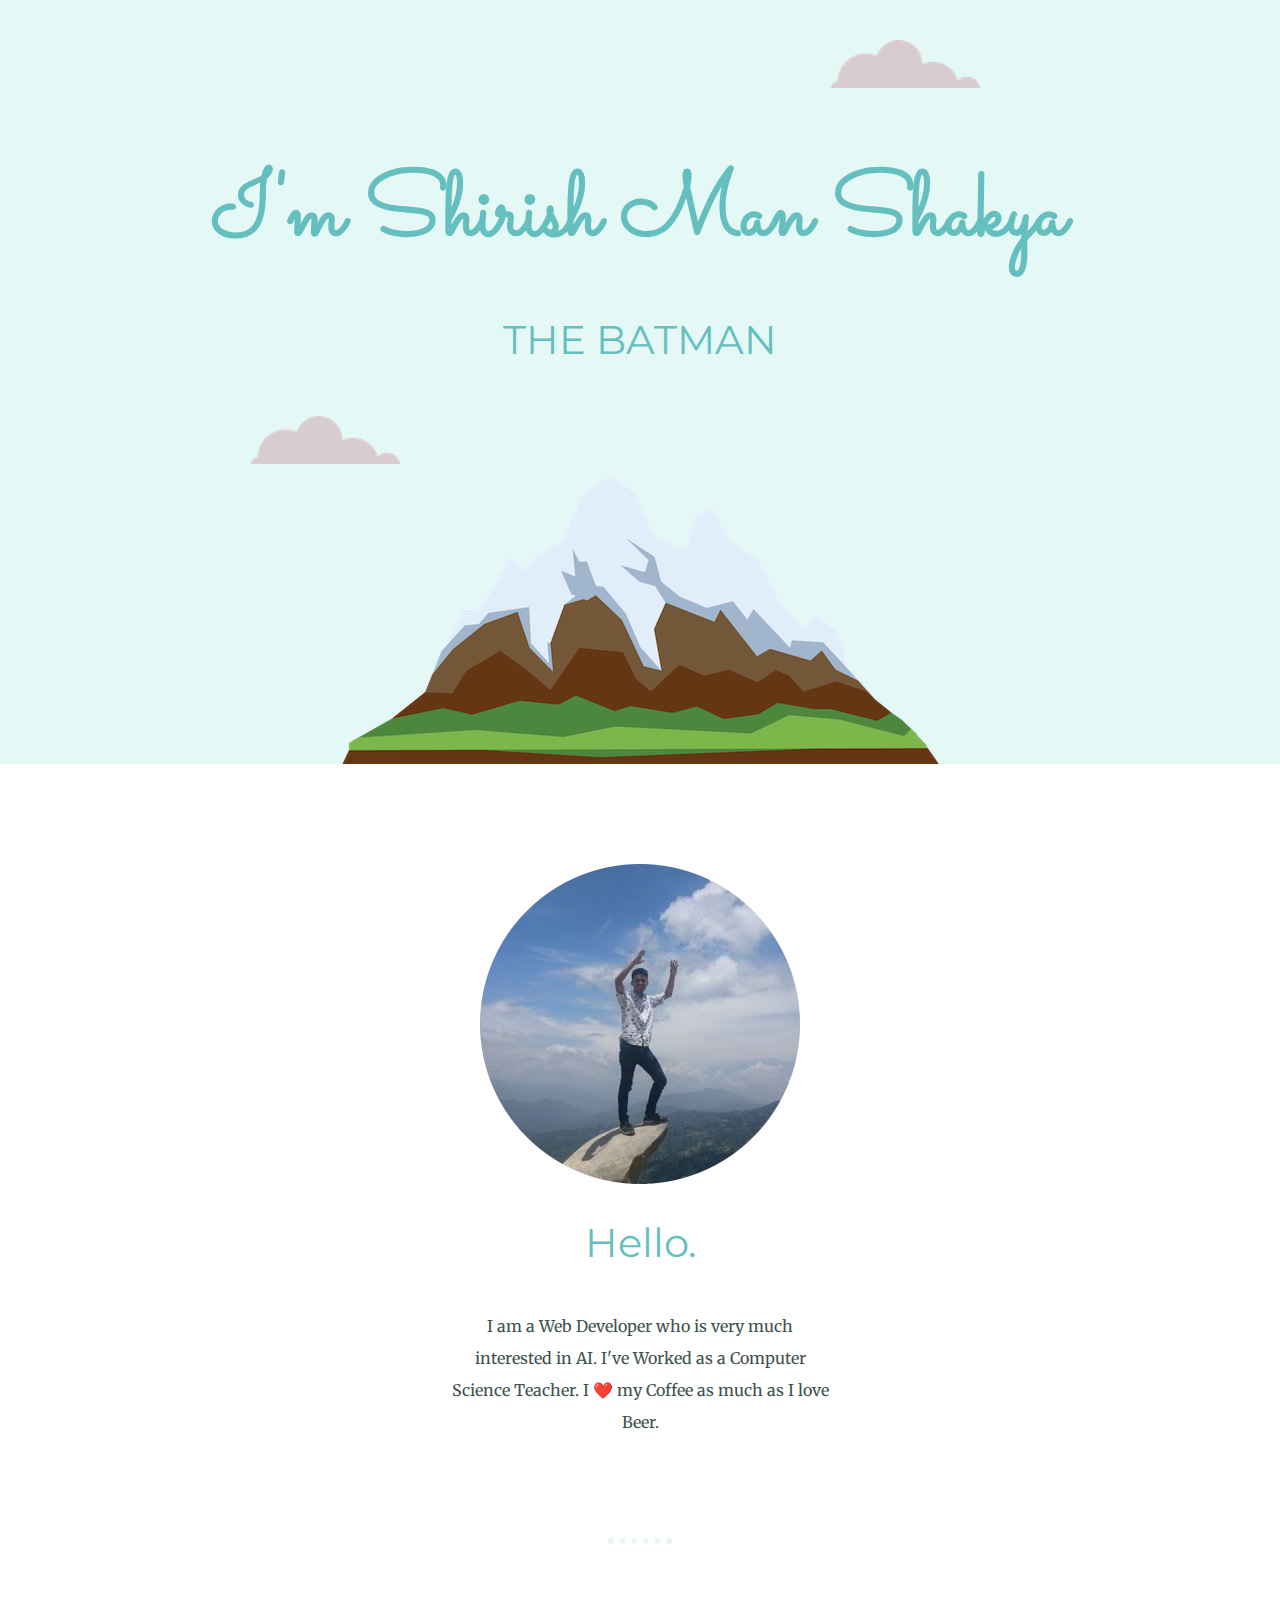
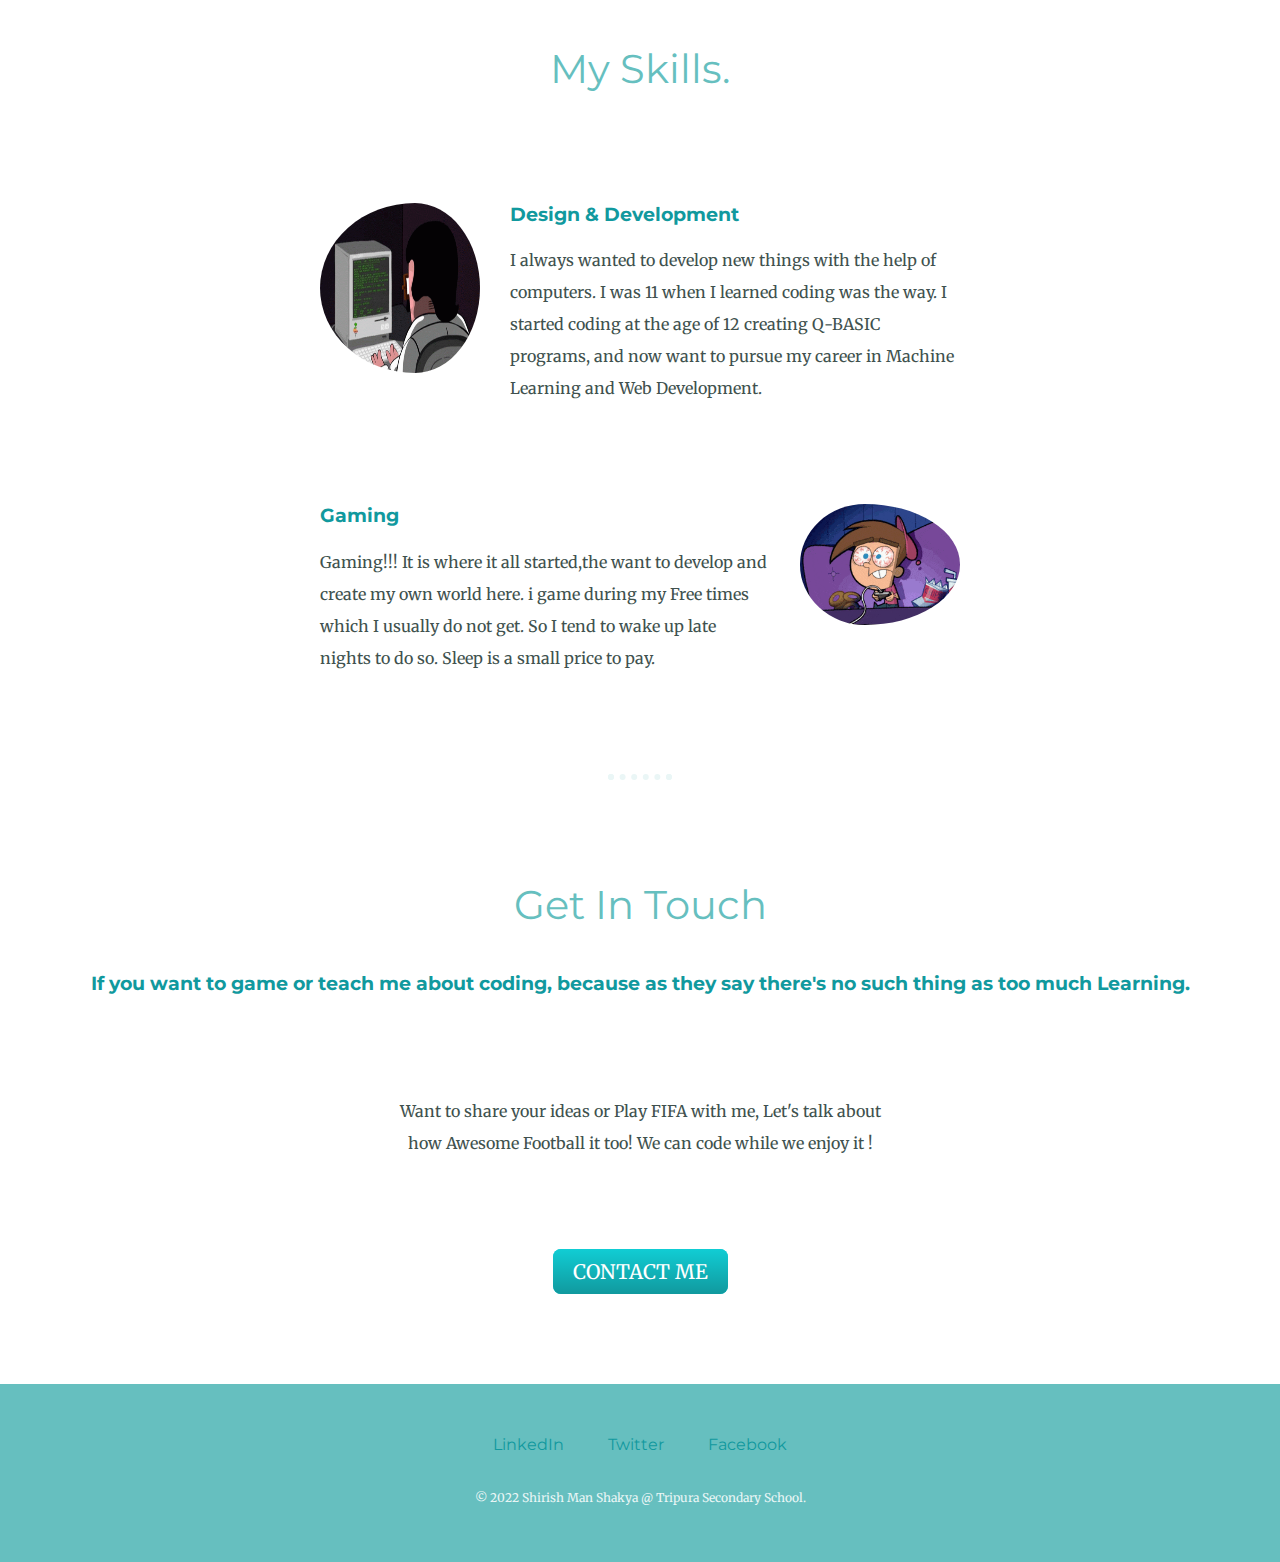
<file: CSS-Mysite/index.html>
<html>
    <head>
        <link rel="stylesheet" href="css/styles.css">
        <link rel="icon" href="favicon.ico">
        <link rel="preconnect" href="https://fonts.googleapis.com">
        <link rel="preconnect" href="https://fonts.gstatic.com" crossorigin>
        <link href="https://fonts.googleapis.com/css2?family=Merriweather&family=Montserrat&family=Sacramento&display=swap" rel="stylesheet">

        <title>Shirish Man Shakya</title>
    </head>
    <body>
        <div class="top-container">
            <img class="top-cloud" src="images/cloud .png" alt="cloud">
            <h1>I'm Shirish Man Shakya</h1>
            <h2>THE BATMAN</h2>
            <img class="bottom-cloud"src="images/cloud .png" alt="cloud">
            <img src="images/mountain.png" alt="mountain">
        </div>
        <div class="middle-container">
            <div class="profile">
              <img src="images/Shirish-modified.png" alt="angela-profile-img">
              <h2>Hello.</h2>
              <p class="intro">I am a Web Developer who is very much interested in AI. I've Worked as a Computer Science Teacher.  I ❤️ my Coffee as much as I love Beer.</p>
            </div>
            <hr>
            <div class="skills">
              <h2>My Skills.</h2>
              <div class="skill-row">
                <img class="computer-img" src="images/coding.gif" alt="computer-img">
        
                <h3>Design &amp; Development</h3>
                <p class="des">I always wanted to develop new things with the help of computers. I was 11 when I learned coding was the way. I started coding at the age of 12 creating Q-BASIC programs, and now want to pursue my career in Machine Learning and Web Development.</p>
        
              </div>
              <div class="skill-row">
                <img class="gaming-img" src="images/gaming.gif" alt="gaming-img">
        
                <h3>Gaming</h3>
                <p class="gam"> Gaming!!! It is where it all started,the want to develop and create my own world here. i game during my Free times which I usually do not get. So I tend to wake up late nights to do so. Sleep is a small price to pay. </p>
        
              </div>
            </div>
            <hr>
            <div class="contact-me">
              <h2>Get In Touch</h2>
              <h3>If you want to game or teach me about coding, because as they say there's no such thing as too much Learning.</h3>
              <p class="contact-message">Want to share your ideas or Play FIFA with me, Let's talk about how Awesome Football it too! We can code while we enjoy it !</p>
              <a class="btn" href="mailto:ilove@hotwings.com">CONTACT ME</a>
            </div>
          </div>
        
        
          <div class="bottom-container">
            <a class="footer-link" href="https://www.linkedin.com/in/shirish-man-shakya-9ab1541b3/">LinkedIn</a>
            <a class="footer-link" href="https://twitter.com/man_shirish">Twitter</a>
            <a class="footer-link" href="https://www.facebook.com/shirish.shakya.7/">Facebook</a>
            <p class="copyright">© 2022 Shirish Man Shakya @ Tripura Secondary School.</p>
          </div>

    </body>
</html>
</file>
<file: CSS-Mysite/css/styles.css>
body{
    margin: 0px;
    text-align: center;
    font-family: 'Merriweather', serif;
    color: 40514e;
}
p{
    line-height: 2;
}

hr{
    border: dotted #eaf6f6 6px;
    border-bottom: none;
    width: 4%;
    margin: 100px auto;

}
.intro{

    width:30%;
    margin: 0 auto;
}
h1{
    color: 66bfbf;
    margin: 50px auto 0px auto;
    font-family: 'Sacramento', cursive;
    font-size: 5.626rem;
}
h2{
    color:66bfbf;
    font-family: 'Montserrat', sans-serif;
    font-size: 2.5rem;
    font-weight: normal;
    padding-bottom: 10px;
}
h3{
    color: 11999e;
    font-family: 'Montserrat', sans-serif;
}
a{
    color: 11999e;
    font-family: 'Montserrat', sans-serif;
    margin:10px 20px;
    text-decoration: none;
}
a:hover{
    color:#eaf6f6;

}
.copyright{
    color:#eaf6f6;
    font-size: 0.75rem;
    padding: 20px 0;
}
.top-container{
   background-color: #e4f9f5; 
   position: relative;
   padding-top: 100px;

}
.middle-container{
    margin: 100px 0;
}
.bottom-container{
    background-color: 66bfbf;
    padding: 50px 0 20px;
}
.hello{
    background-color: aquamarine;
    height: 200px;
    width: 200px;
    position:relative;
    display: inline-block;
    
}
.top-cloud{
position: absolute;
right:300px;
top:40px;
}
.bottom-cloud{
    position: absolute;
    left:250px;
    bottom: 300px;
}
.skill-row{
    width:50%;
    margin: 100px auto 100px auto;
    text-align:left;
    
}
.gaming-img{
    width: 25%;
    border-radius: 50%;
    float: right;
    padding-left: 30px;
}
.computer-img{
    width: 25%;
    height: 170;
    float: left;
    border-radius: 50%;
    padding-right:30px ;
}
.des{
    
}
.gam{

}
.contact-message{
    width: 40%;
    margin: 100px auto;
}
.btn {
    background: #11cdd4;
    background-image: -webkit-linear-gradient(top, #11cdd4, #11999e);
    background-image: -moz-linear-gradient(top, #11cdd4, #11999e);
    background-image: -ms-linear-gradient(top, #11cdd4, #11999e);
    background-image: -o-linear-gradient(top, #11cdd4, #11999e);
    background-image: linear-gradient(to bottom, #11cdd4, #11999e);
    -webkit-border-radius: 8;
    -moz-border-radius: 8;
    border-radius: 8px;
    font-family: 'Merriweather', serif;
    color: #ffffff;
    font-size: 20px;
    padding: 10px 20px 10px 20px;
    text-decoration: none;
  }
  
  .btn:hover {
    background: #30e3cb;
    background-image: -webkit-linear-gradient(top, #30e3cb, #2bc4ad);
    background-image: -moz-linear-gradient(top, #30e3cb, #2bc4ad);
    background-image: -ms-linear-gradient(top, #30e3cb, #2bc4ad);
    background-image: -o-linear-gradient(top, #30e3cb, #2bc4ad);
    background-image: linear-gradient(to bottom, #30e3cb, #2bc4ad);
    text-decoration: none;
  }
</file>
